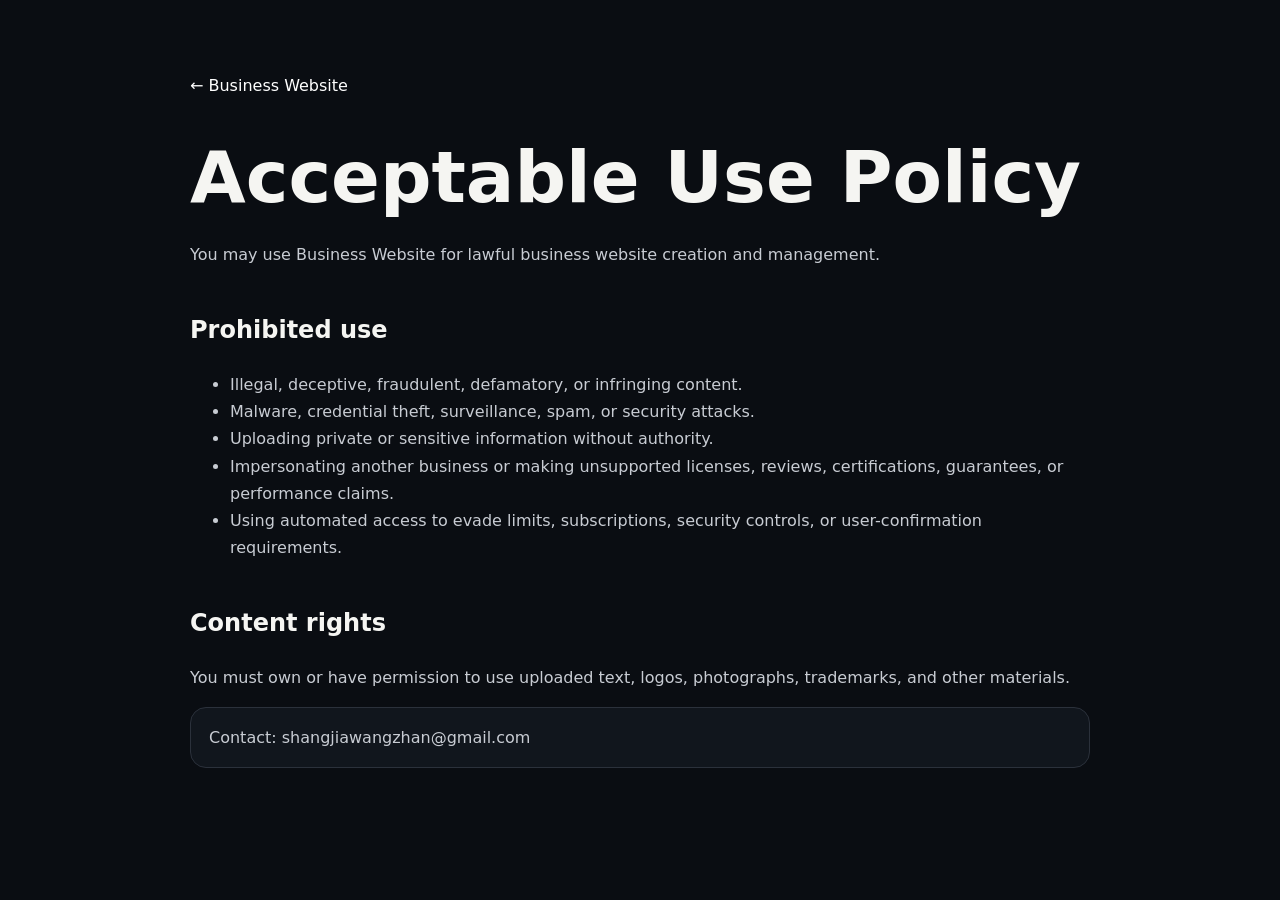
<file: acceptable-use.html>
<!doctype html><html lang="en"><head><meta charset="utf-8"><meta name="viewport" content="width=device-width,initial-scale=1"><title>Acceptable Use Policy | Business Website</title><meta name="robots" content="index,follow"><style>
:root{color-scheme:dark}*{box-sizing:border-box}body{margin:0;background:#0a0d12;color:#f5f5f2;font-family:Inter,system-ui,sans-serif;line-height:1.7}
main{width:min(900px,calc(100% - 36px));margin:0 auto;padding:72px 0 100px}a{color:#fff}h1{font-size:clamp(38px,7vw,72px);line-height:1;margin:0 0 28px}
h2{margin-top:42px;font-size:24px}p,li{color:#c8ccd3}.back{display:inline-block;margin-bottom:42px;text-decoration:none}.note{padding:16px 18px;border:1px solid #2b313b;border-radius:16px;background:#11161d}
</style></head><body><main><a class="back" href="/">← Business Website</a><h1>Acceptable Use Policy</h1>
<p>You may use Business Website for lawful business website creation and management.</p>
<h2>Prohibited use</h2><ul><li>Illegal, deceptive, fraudulent, defamatory, or infringing content.</li><li>Malware, credential theft, surveillance, spam, or security attacks.</li><li>Uploading private or sensitive information without authority.</li><li>Impersonating another business or making unsupported licenses, reviews, certifications, guarantees, or performance claims.</li><li>Using automated access to evade limits, subscriptions, security controls, or user-confirmation requirements.</li></ul>
<h2>Content rights</h2><p>You must own or have permission to use uploaded text, logos, photographs, trademarks, and other materials.</p>
<p class="note">Contact: shangjiawangzhan@gmail.com</p></main></body></html>
</file>
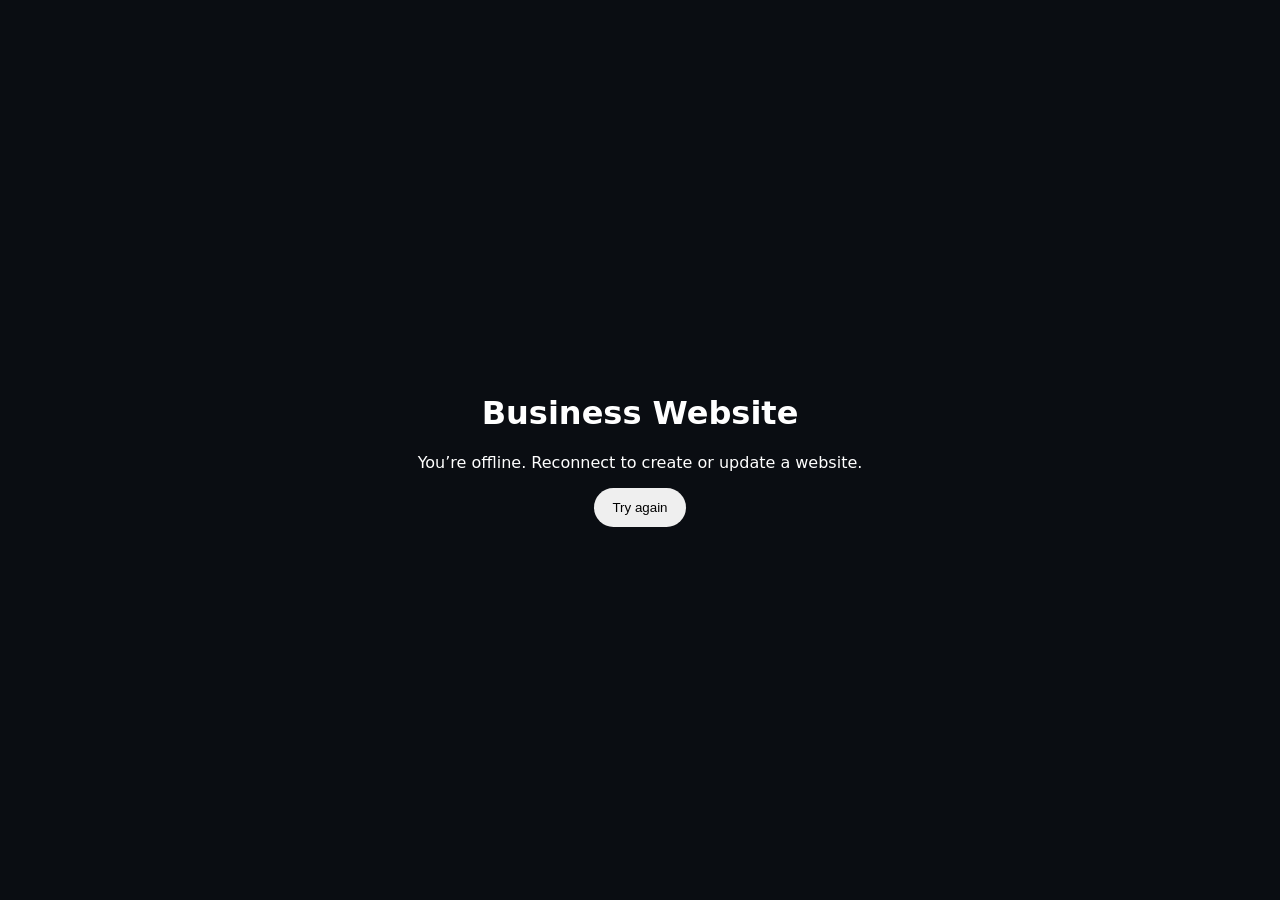
<file: offline.html>
<!doctype html><html><meta name="viewport" content="width=device-width,initial-scale=1"><meta name="theme-color" content="#0a0d12"><title>Business Website</title><body style="margin:0;background:#0a0d12;color:white;font-family:system-ui;display:grid;place-items:center;min-height:100vh;text-align:center"><main><h1>Business Website</h1><p>You’re offline. Reconnect to create or update a website.</p><button onclick="location.reload()" style="padding:12px 18px;border:0;border-radius:999px">Try again</button></main></body></html>
</file>
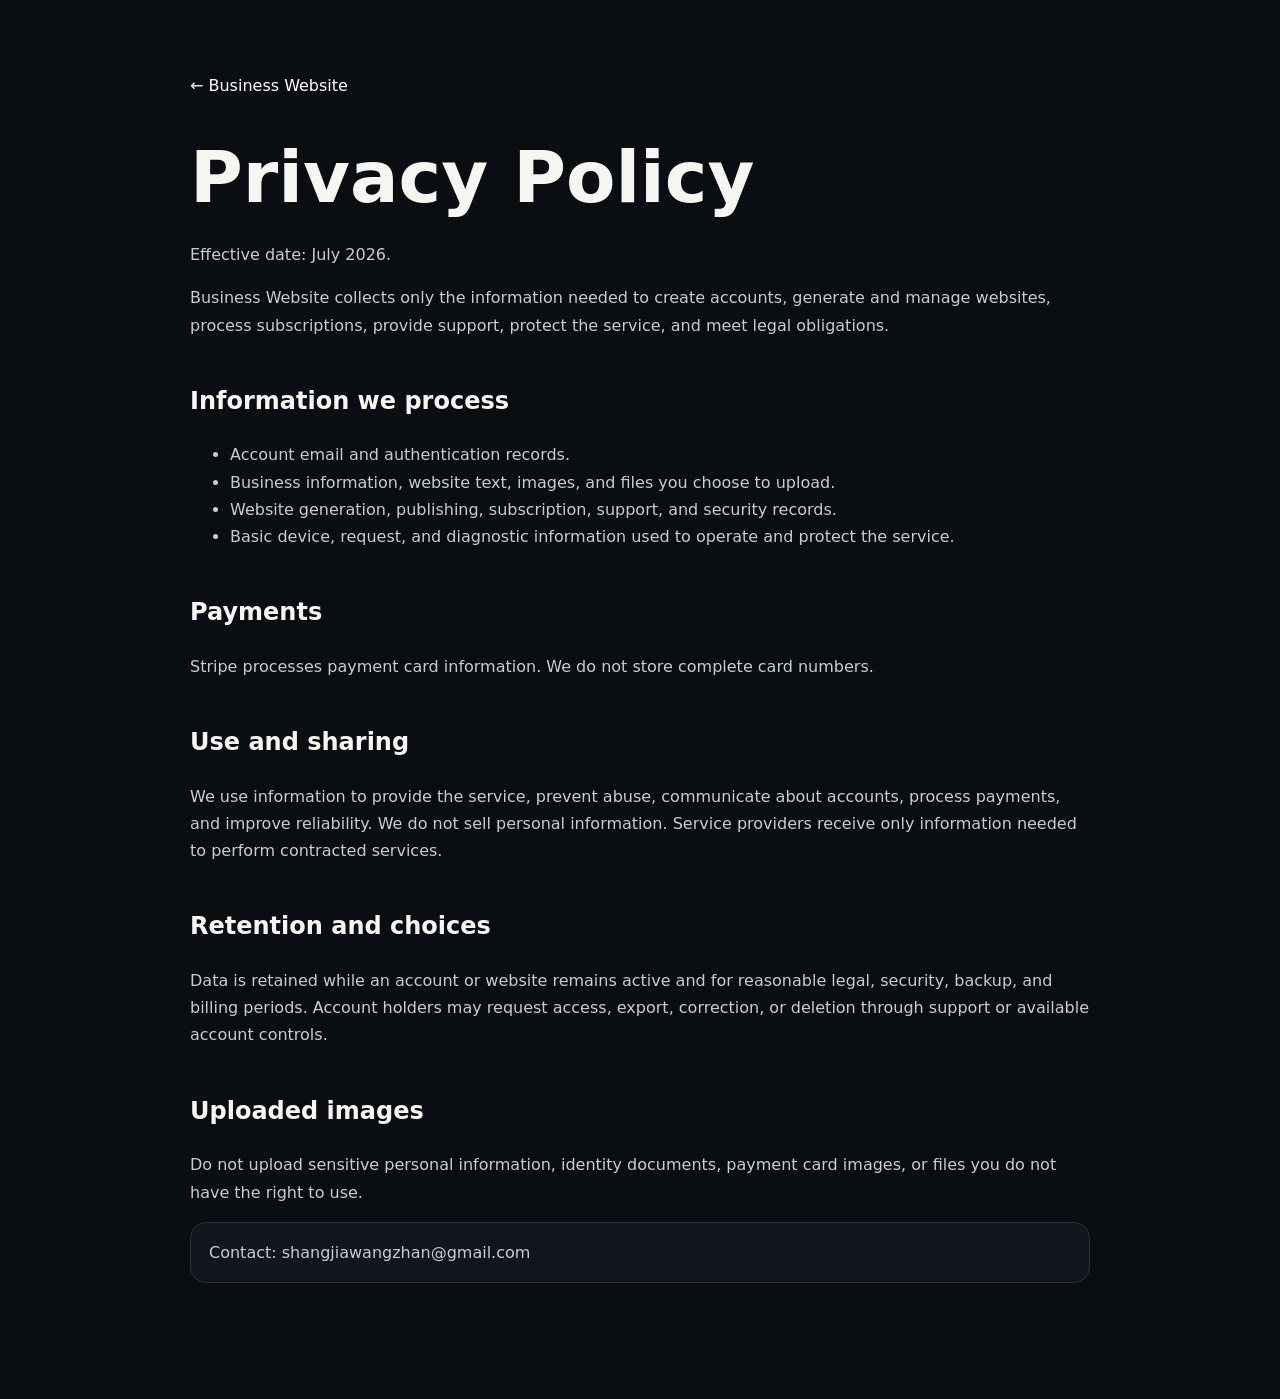
<file: privacy.html>
<!doctype html><html lang="en"><head><meta charset="utf-8"><meta name="viewport" content="width=device-width,initial-scale=1"><title>Privacy Policy | Business Website</title><meta name="robots" content="index,follow"><style>
:root{color-scheme:dark}*{box-sizing:border-box}body{margin:0;background:#0a0d12;color:#f5f5f2;font-family:Inter,system-ui,sans-serif;line-height:1.7}
main{width:min(900px,calc(100% - 36px));margin:0 auto;padding:72px 0 100px}a{color:#fff}h1{font-size:clamp(38px,7vw,72px);line-height:1;margin:0 0 28px}
h2{margin-top:42px;font-size:24px}p,li{color:#c8ccd3}.back{display:inline-block;margin-bottom:42px;text-decoration:none}.note{padding:16px 18px;border:1px solid #2b313b;border-radius:16px;background:#11161d}
</style></head><body><main><a class="back" href="/">← Business Website</a><h1>Privacy Policy</h1>
<p>Effective date: July 2026.</p>
<p>Business Website collects only the information needed to create accounts, generate and manage websites, process subscriptions, provide support, protect the service, and meet legal obligations.</p>
<h2>Information we process</h2><ul><li>Account email and authentication records.</li><li>Business information, website text, images, and files you choose to upload.</li><li>Website generation, publishing, subscription, support, and security records.</li><li>Basic device, request, and diagnostic information used to operate and protect the service.</li></ul>
<h2>Payments</h2><p>Stripe processes payment card information. We do not store complete card numbers.</p>
<h2>Use and sharing</h2><p>We use information to provide the service, prevent abuse, communicate about accounts, process payments, and improve reliability. We do not sell personal information. Service providers receive only information needed to perform contracted services.</p>
<h2>Retention and choices</h2><p>Data is retained while an account or website remains active and for reasonable legal, security, backup, and billing periods. Account holders may request access, export, correction, or deletion through support or available account controls.</p>
<h2>Uploaded images</h2><p>Do not upload sensitive personal information, identity documents, payment card images, or files you do not have the right to use.</p>
<p class="note">Contact: shangjiawangzhan@gmail.com</p></main></body></html>
</file>
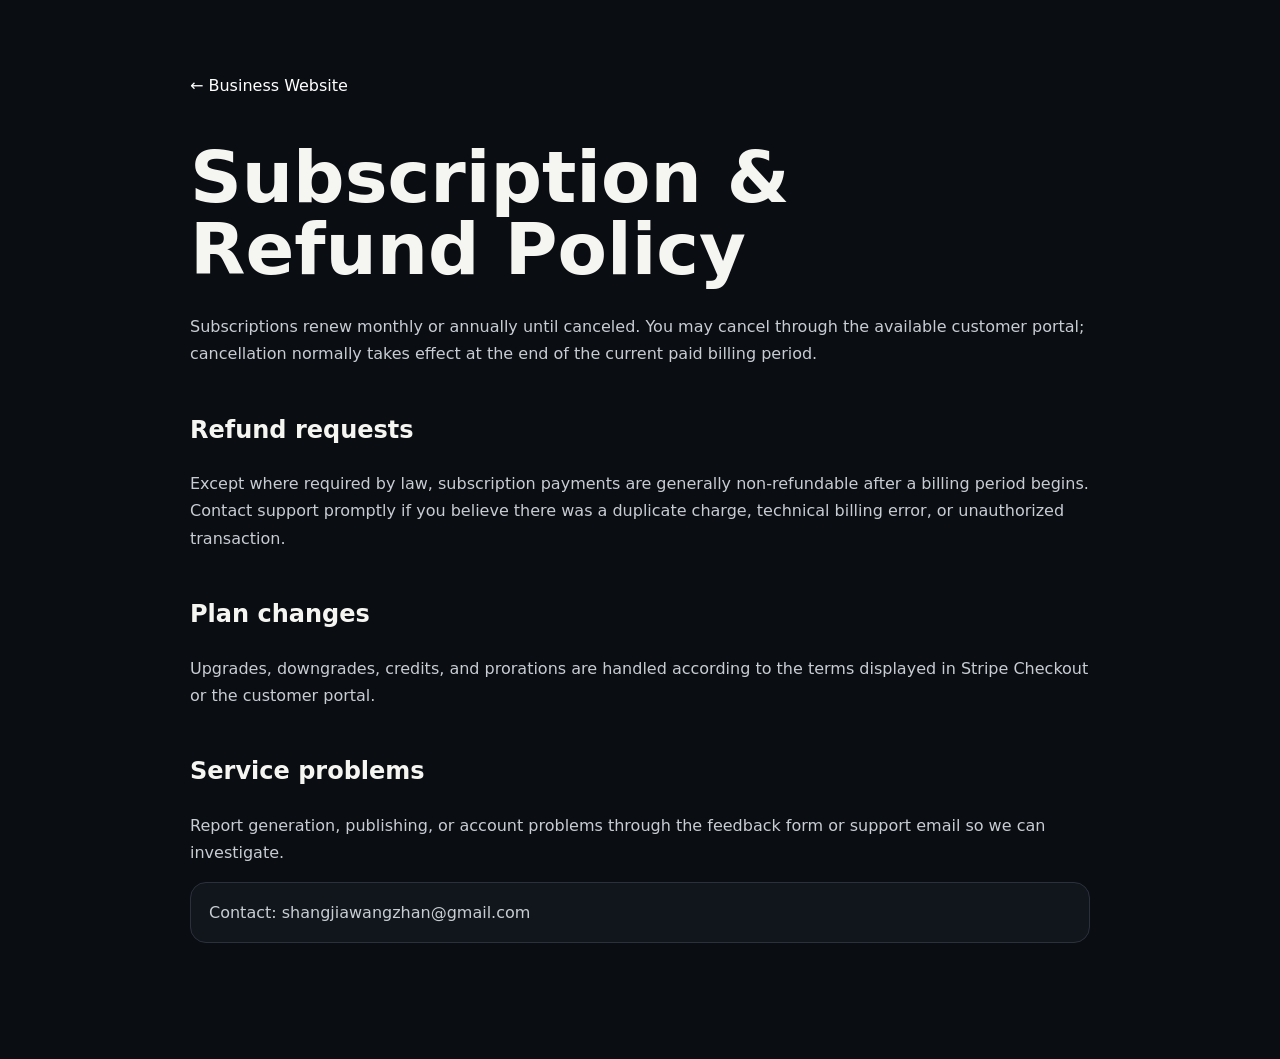
<file: refund.html>
<!doctype html><html lang="en"><head><meta charset="utf-8"><meta name="viewport" content="width=device-width,initial-scale=1"><title>Subscription & Refund Policy | Business Website</title><meta name="robots" content="index,follow"><style>
:root{color-scheme:dark}*{box-sizing:border-box}body{margin:0;background:#0a0d12;color:#f5f5f2;font-family:Inter,system-ui,sans-serif;line-height:1.7}
main{width:min(900px,calc(100% - 36px));margin:0 auto;padding:72px 0 100px}a{color:#fff}h1{font-size:clamp(38px,7vw,72px);line-height:1;margin:0 0 28px}
h2{margin-top:42px;font-size:24px}p,li{color:#c8ccd3}.back{display:inline-block;margin-bottom:42px;text-decoration:none}.note{padding:16px 18px;border:1px solid #2b313b;border-radius:16px;background:#11161d}
</style></head><body><main><a class="back" href="/">← Business Website</a><h1>Subscription & Refund Policy</h1>
<p>Subscriptions renew monthly or annually until canceled. You may cancel through the available customer portal; cancellation normally takes effect at the end of the current paid billing period.</p>
<h2>Refund requests</h2><p>Except where required by law, subscription payments are generally non-refundable after a billing period begins. Contact support promptly if you believe there was a duplicate charge, technical billing error, or unauthorized transaction.</p>
<h2>Plan changes</h2><p>Upgrades, downgrades, credits, and prorations are handled according to the terms displayed in Stripe Checkout or the customer portal.</p>
<h2>Service problems</h2><p>Report generation, publishing, or account problems through the feedback form or support email so we can investigate.</p>
<p class="note">Contact: shangjiawangzhan@gmail.com</p></main></body></html>
</file>
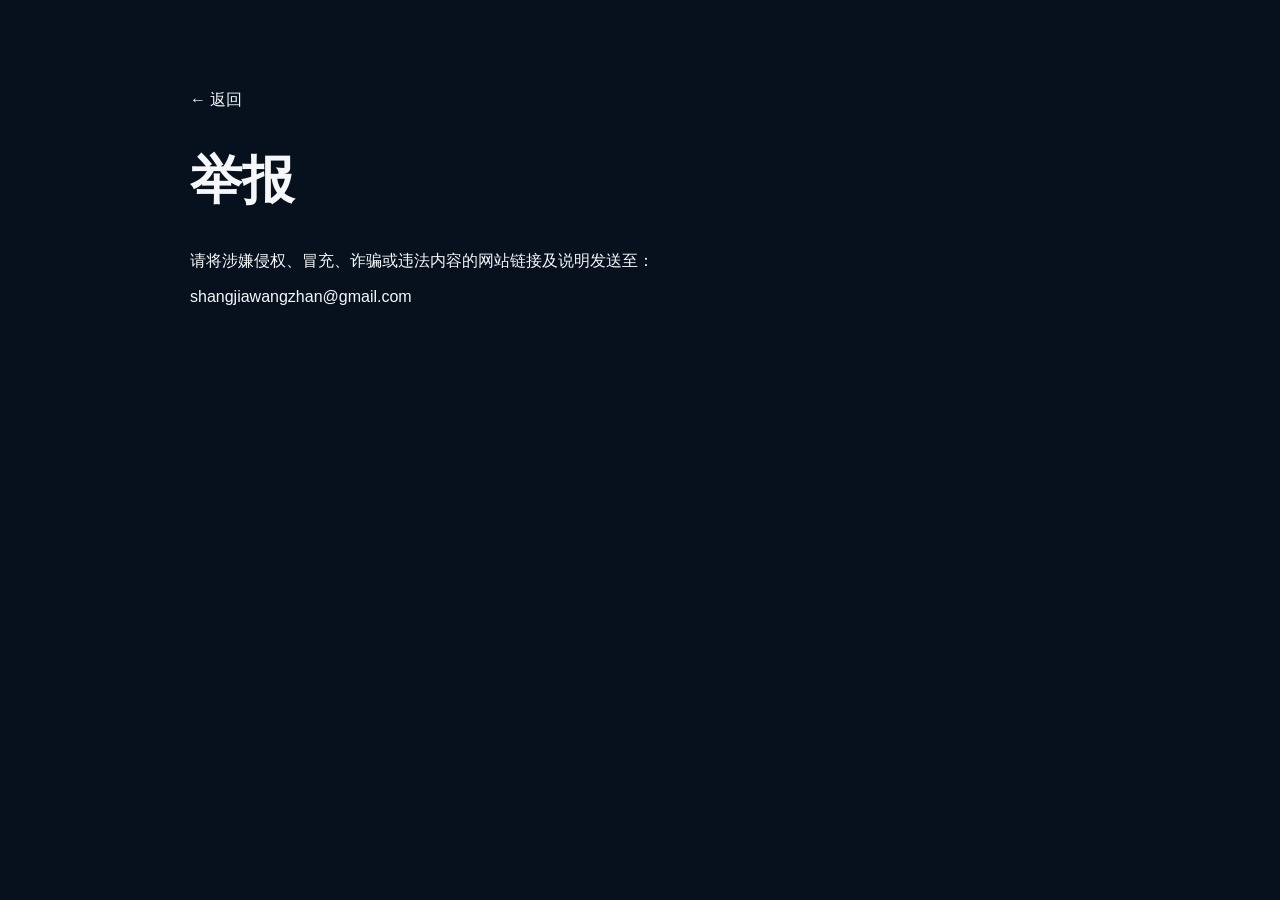
<file: report.html>
<!doctype html><html lang="zh-CN"><head><meta charset="utf-8"><meta name="viewport" content="width=device-width,initial-scale=1"><title>举报｜商家网站</title><link rel="stylesheet" href="styles.css"></head><body><main class="section-shell" style="padding:90px 0;max-width:900px"><a href="index.html">← 返回</a><h1 style="font-size:52px">举报</h1><p>请将涉嫌侵权、冒充、诈骗或违法内容的网站链接及说明发送至：</p><p><a href="mailto:shangjiawangzhan@gmail.com">shangjiawangzhan@gmail.com</a></p></main></body></html>
</file>
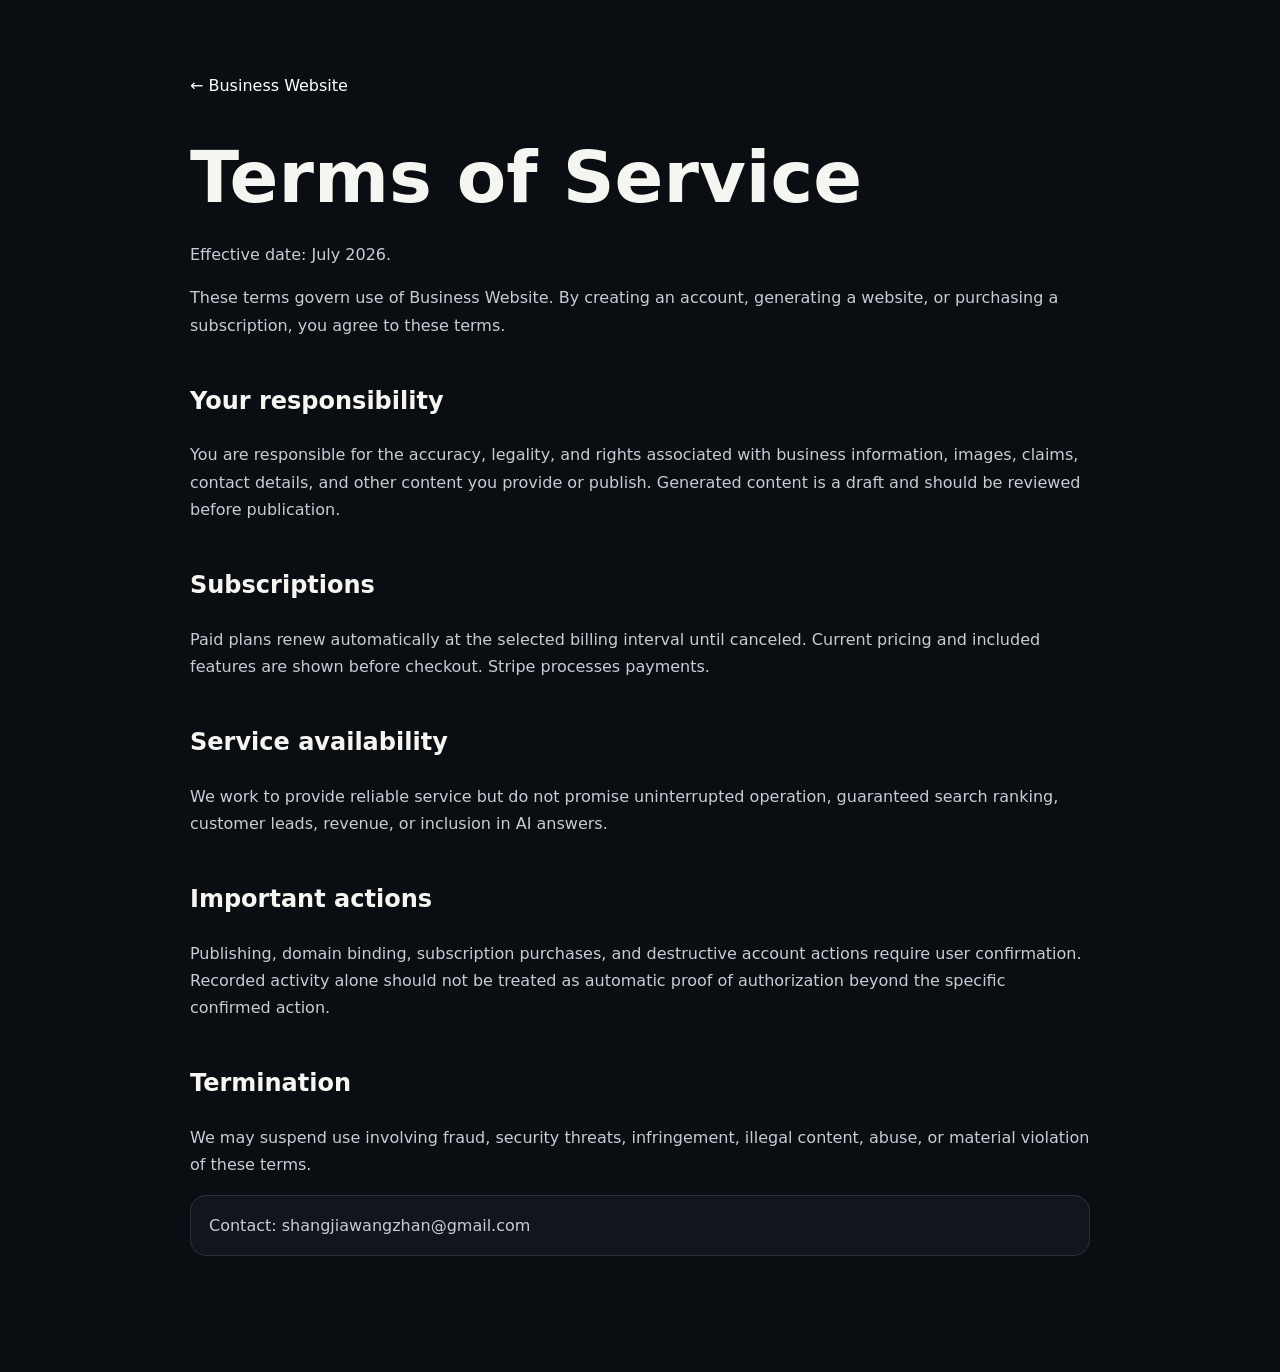
<file: terms.html>
<!doctype html><html lang="en"><head><meta charset="utf-8"><meta name="viewport" content="width=device-width,initial-scale=1"><title>Terms of Service | Business Website</title><meta name="robots" content="index,follow"><style>
:root{color-scheme:dark}*{box-sizing:border-box}body{margin:0;background:#0a0d12;color:#f5f5f2;font-family:Inter,system-ui,sans-serif;line-height:1.7}
main{width:min(900px,calc(100% - 36px));margin:0 auto;padding:72px 0 100px}a{color:#fff}h1{font-size:clamp(38px,7vw,72px);line-height:1;margin:0 0 28px}
h2{margin-top:42px;font-size:24px}p,li{color:#c8ccd3}.back{display:inline-block;margin-bottom:42px;text-decoration:none}.note{padding:16px 18px;border:1px solid #2b313b;border-radius:16px;background:#11161d}
</style></head><body><main><a class="back" href="/">← Business Website</a><h1>Terms of Service</h1>
<p>Effective date: July 2026.</p>
<p>These terms govern use of Business Website. By creating an account, generating a website, or purchasing a subscription, you agree to these terms.</p>
<h2>Your responsibility</h2><p>You are responsible for the accuracy, legality, and rights associated with business information, images, claims, contact details, and other content you provide or publish. Generated content is a draft and should be reviewed before publication.</p>
<h2>Subscriptions</h2><p>Paid plans renew automatically at the selected billing interval until canceled. Current pricing and included features are shown before checkout. Stripe processes payments.</p>
<h2>Service availability</h2><p>We work to provide reliable service but do not promise uninterrupted operation, guaranteed search ranking, customer leads, revenue, or inclusion in AI answers.</p>
<h2>Important actions</h2><p>Publishing, domain binding, subscription purchases, and destructive account actions require user confirmation. Recorded activity alone should not be treated as automatic proof of authorization beyond the specific confirmed action.</p>
<h2>Termination</h2><p>We may suspend use involving fraud, security threats, infringement, illegal content, abuse, or material violation of these terms.</p>
<p class="note">Contact: shangjiawangzhan@gmail.com</p></main></body></html>
</file>
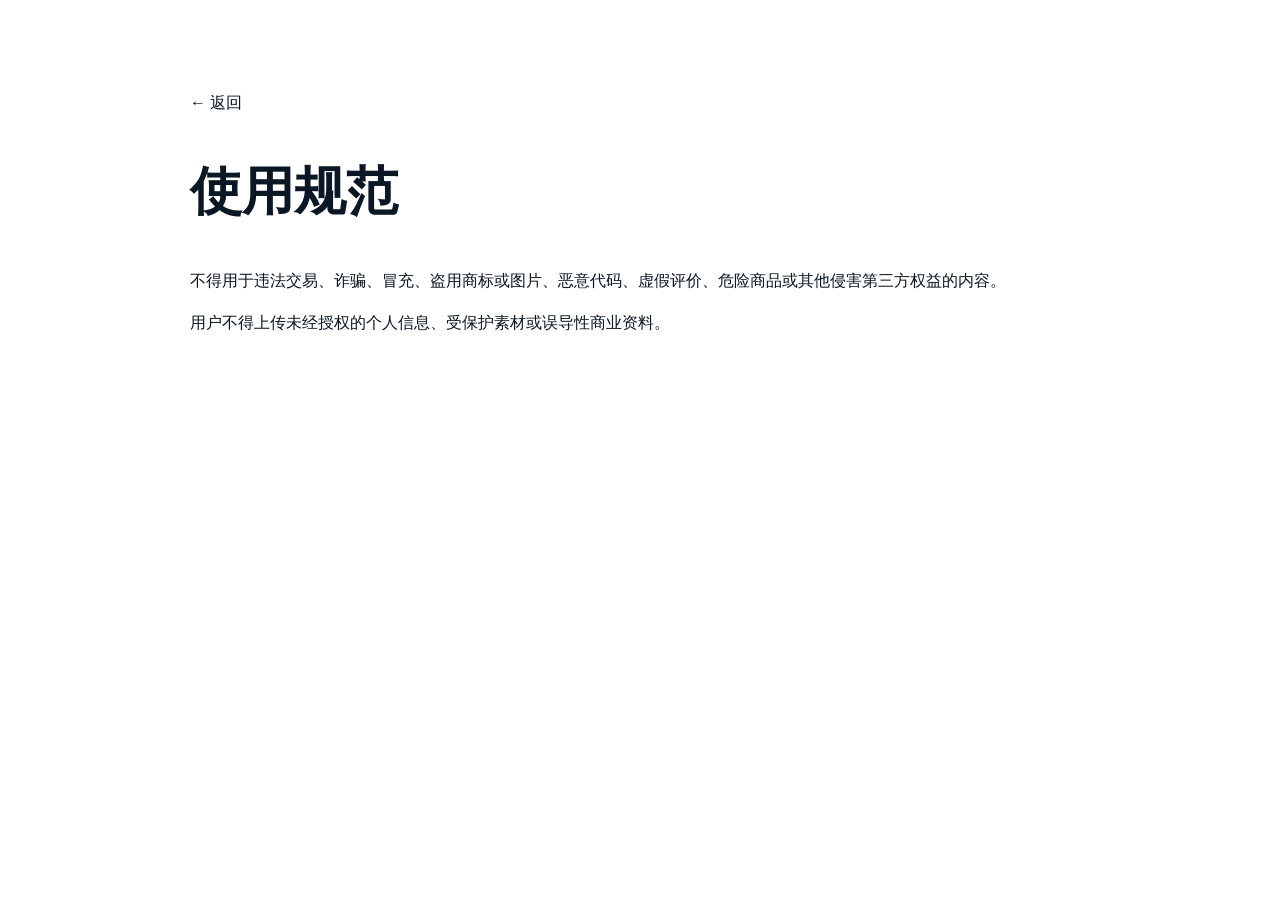
<file: pages/acceptable-use.html>
<!doctype html><html lang="zh-CN"><head><meta charset="utf-8"><meta name="viewport" content="width=device-width,initial-scale=1"><title>使用规范｜商家网站</title><link rel="stylesheet" href="../assets/css/main.css"></head><body><main class="section-shell" style="padding:90px 0;max-width:900px"><a href="../index.html">← 返回</a><h1 style="font-size:52px">使用规范</h1><p>不得用于违法交易、诈骗、冒充、盗用商标或图片、恶意代码、虚假评价、危险商品或其他侵害第三方权益的内容。</p><p>用户不得上传未经授权的个人信息、受保护素材或误导性商业资料。</p></main></body></html>
</file>
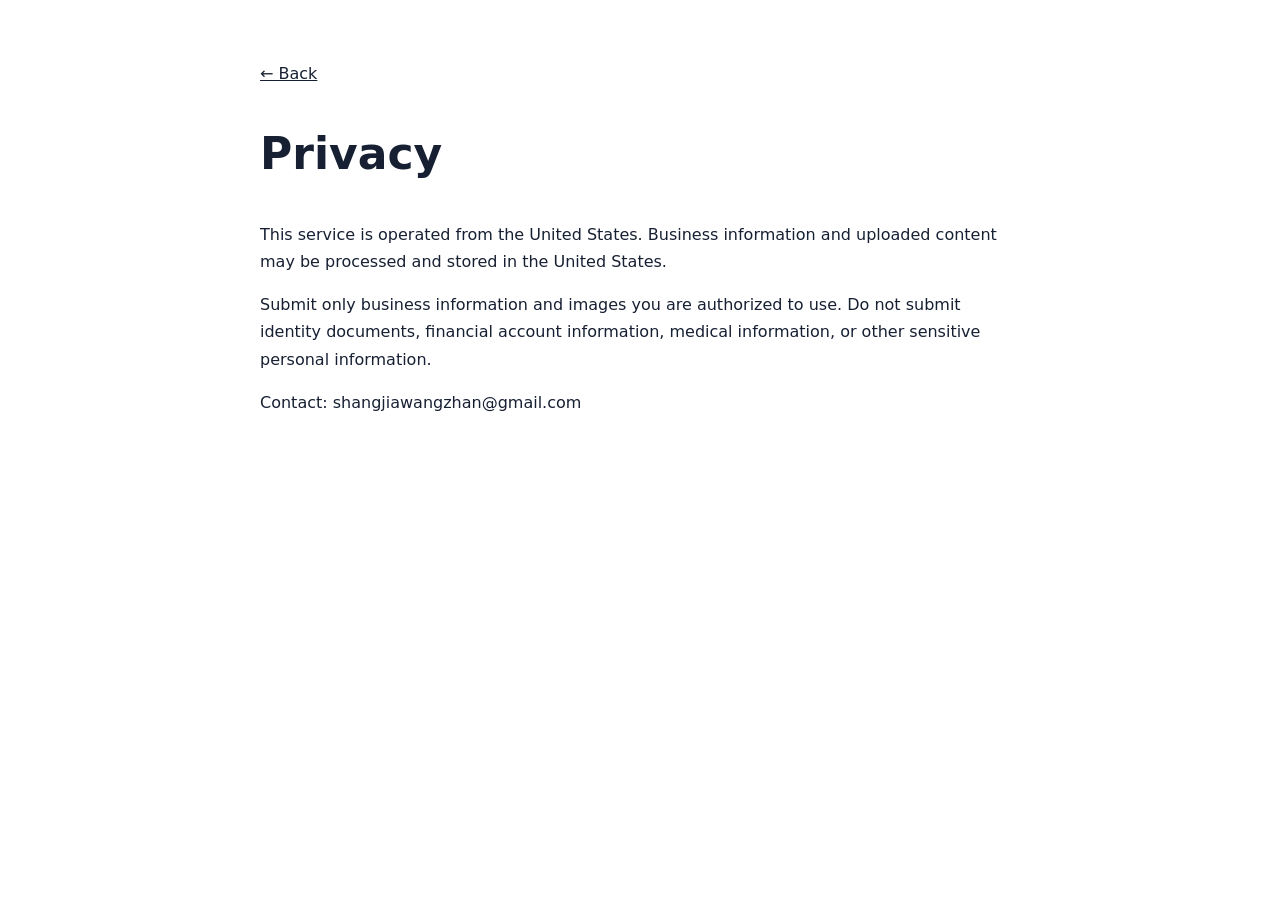
<file: pages/privacy.html>
<!doctype html><html lang="en"><head><meta charset="utf-8"><meta name="viewport" content="width=device-width,initial-scale=1"><title>Privacy</title><style>body{font:16px/1.7 system-ui;max-width:760px;margin:60px auto;padding:0 20px;color:#172033}a{color:inherit}h1{font-size:44px}</style></head><body><a href="/">← Back</a><h1>Privacy</h1><p>This service is operated from the United States. Business information and uploaded content may be processed and stored in the United States.</p><p>Submit only business information and images you are authorized to use. Do not submit identity documents, financial account information, medical information, or other sensitive personal information.</p><p>Contact: shangjiawangzhan@gmail.com</p></body></html>
</file>
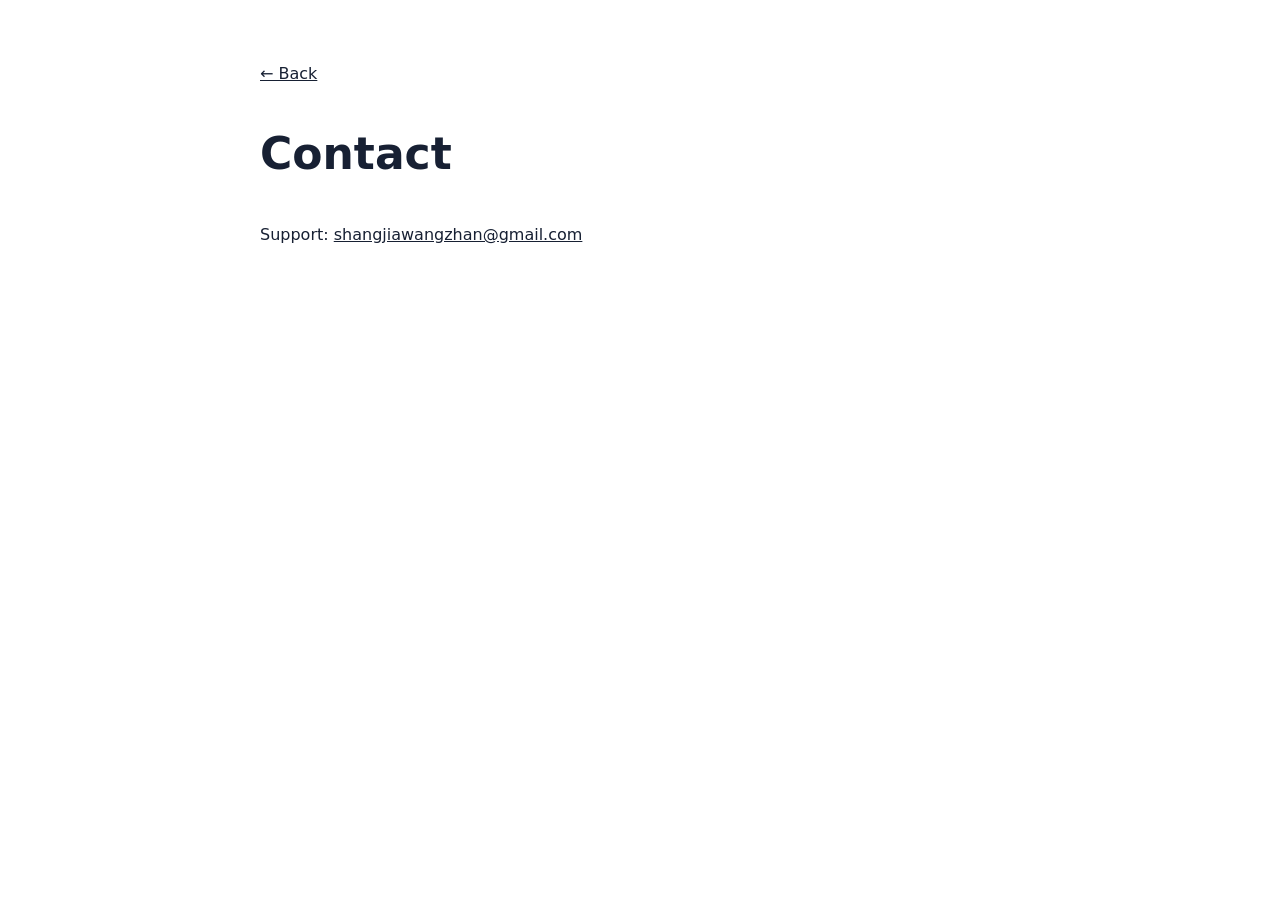
<file: pages/report.html>
<!doctype html><html lang="en"><head><meta charset="utf-8"><meta name="viewport" content="width=device-width,initial-scale=1"><title>Contact</title><style>body{font:16px/1.7 system-ui;max-width:760px;margin:60px auto;padding:0 20px;color:#172033}a{color:inherit}h1{font-size:44px}</style></head><body><a href="/">← Back</a><h1>Contact</h1><p>Support: <a href="mailto:shangjiawangzhan@gmail.com">shangjiawangzhan@gmail.com</a></p></body></html>
</file>
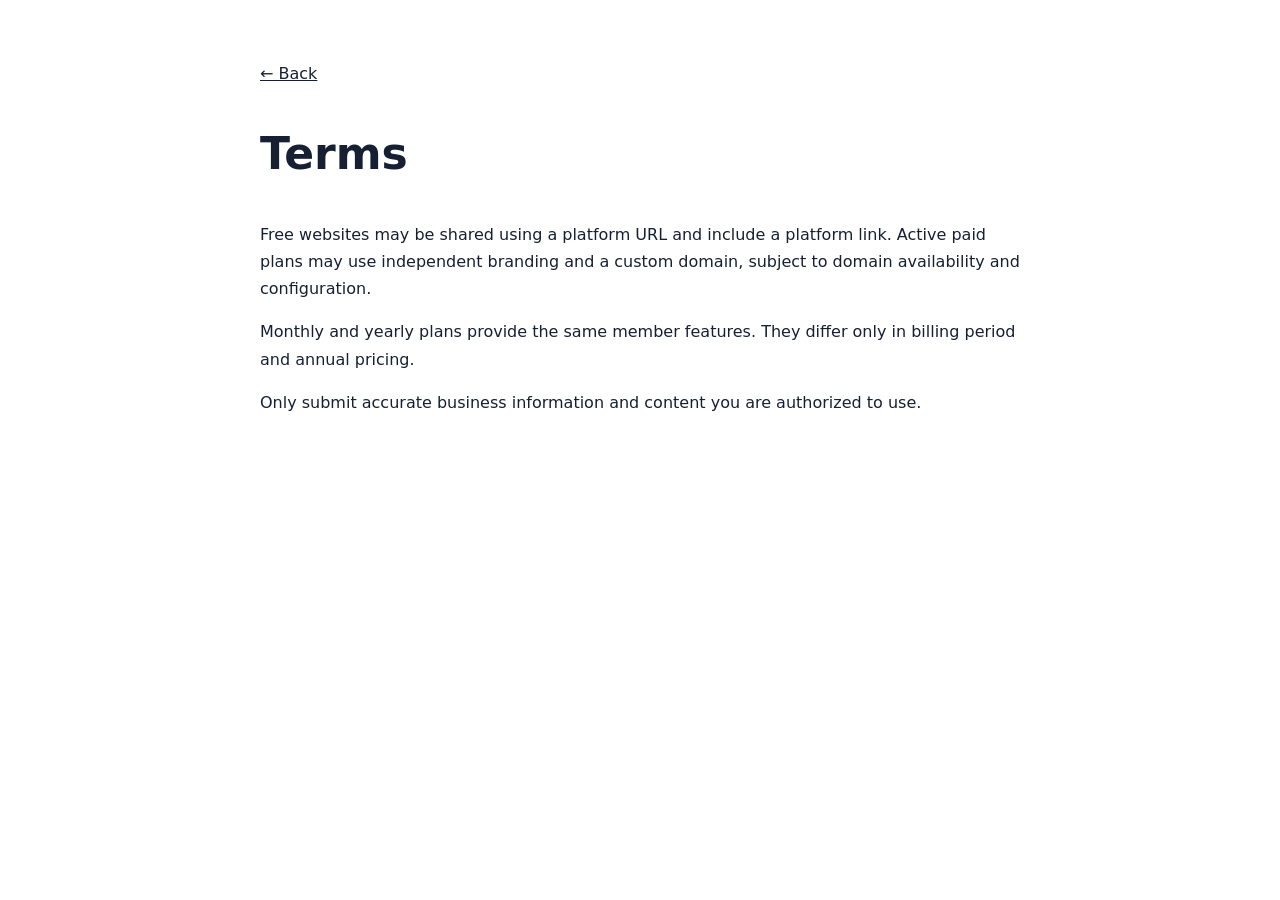
<file: pages/terms.html>
<!doctype html><html lang="en"><head><meta charset="utf-8"><meta name="viewport" content="width=device-width,initial-scale=1"><title>Terms</title><style>body{font:16px/1.7 system-ui;max-width:760px;margin:60px auto;padding:0 20px;color:#172033}a{color:inherit}h1{font-size:44px}</style></head><body><a href="/">← Back</a><h1>Terms</h1><p>Free websites may be shared using a platform URL and include a platform link. Active paid plans may use independent branding and a custom domain, subject to domain availability and configuration.</p><p>Monthly and yearly plans provide the same member features. They differ only in billing period and annual pricing.</p><p>Only submit accurate business information and content you are authorized to use.</p></body></html>
</file>
<file: styles.css>
:root{--bg:#07111d;--panel:#0d1927;--panel2:#122236;--text:#f5f7fb;--muted:#91a2b5;--line:rgba(255,255,255,.1);--accent:#63e5bc;--accent2:#87aaff;--radius:26px}*{box-sizing:border-box}html{scroll-behavior:smooth}body{margin:0;background:var(--bg);color:var(--text);font-family:Inter,"PingFang SC","Microsoft YaHei",Arial,sans-serif;-webkit-font-smoothing:antialiased}button,input,select,textarea{font:inherit}button,a{cursor:pointer}a{text-decoration:none;color:inherit}.topbar{height:76px;display:flex;align-items:center;justify-content:space-between;padding:0 clamp(20px,5vw,72px);position:sticky;top:0;z-index:30;background:rgba(7,17,29,.84);backdrop-filter:blur(18px);border-bottom:1px solid var(--line)}.brand{display:flex;align-items:center;gap:12px}.brand-mark{width:40px;height:40px;border-radius:13px;background:linear-gradient(135deg,var(--accent),var(--accent2));display:grid;place-items:center;color:#06111d;font-weight:900}.brand strong,.brand small{display:block}.brand small{font-size:9px;letter-spacing:.16em;color:var(--muted);margin-top:3px}.top-actions{display:flex;align-items:center;gap:14px}.text-button{border:0;background:transparent;color:var(--muted);font-weight:700}.top-cta,.primary-button{border:0;border-radius:999px;background:linear-gradient(135deg,var(--accent),#91f2d5);color:#06111d;font-weight:900;padding:14px 22px;display:inline-flex;align-items:center;justify-content:center}.secondary-button{border:1px solid var(--line);border-radius:999px;background:rgba(255,255,255,.045);color:var(--text);font-weight:800;padding:13px 18px}.hero{min-height:700px;padding:110px clamp(22px,7vw,110px);display:grid;grid-template-columns:1fr 1fr;align-items:center;gap:70px;overflow:hidden;background:radial-gradient(circle at 75% 20%,rgba(130,169,255,.2),transparent 32%),radial-gradient(circle at 14% 80%,rgba(97,231,189,.15),transparent 27%)}.eyebrow,.section-title span,.modal-kicker{font-size:11px;letter-spacing:.24em;color:var(--accent);font-weight:900}.hero h1{font-size:clamp(58px,7.3vw,104px);line-height:.93;letter-spacing:-.065em;margin:22px 0 34px}.hero h1 em{font-style:normal;color:transparent;background:linear-gradient(90deg,#fff,var(--accent2));-webkit-background-clip:text}.hero-showcase{height:500px;position:relative;perspective:1200px}.showcase-card{position:absolute;border-radius:28px;border:1px solid rgba(255,255,255,.13);box-shadow:0 40px 90px rgba(0,0,0,.38);background-size:cover;background-position:center}.showcase-card:after{content:"";position:absolute;inset:0;border-radius:inherit;background:linear-gradient(180deg,transparent 40%,rgba(3,9,16,.74))}.showcase-a{width:70%;height:78%;right:4%;top:4%;transform:rotateY(-8deg) rotateZ(4deg);background-image:url('https://images.unsplash.com/photo-1600607687920-4e2a09cf159d?auto=format&fit=crop&w=1200&q=85')}.showcase-b{width:48%;height:58%;left:2%;bottom:0;transform:rotateZ(-6deg);background-image:url('https://images.unsplash.com/photo-1495474472287-4d71bcdd2085?auto=format&fit=crop&w=900&q=85')}.showcase-c{width:38%;height:42%;right:0;bottom:3%;transform:rotateZ(8deg);background-image:url('https://images.unsplash.com/photo-1581091226825-a6a2a5aee158?auto=format&fit=crop&w=900&q=85')}.section-shell{width:min(1440px,calc(100% - 44px));margin:auto}.template-section{padding:110px 0}.section-title{display:flex;align-items:end;justify-content:space-between;margin-bottom:38px}.section-title h2{font-size:clamp(42px,6vw,76px);letter-spacing:-.05em;margin:0}.template-grid{display:grid;grid-template-columns:repeat(4,1fr);gap:16px}.template-card{padding:0;border:1px solid var(--line);background:var(--panel);border-radius:22px;overflow:hidden;color:var(--text);text-align:left;transition:.25s}.template-card:hover,.template-card.active{transform:translateY(-6px);border-color:rgba(97,231,189,.75)}.template-image{height:220px;background-size:cover;background-position:center;position:relative}.template-image:after{content:"";position:absolute;inset:0;background:linear-gradient(180deg,transparent 40%,rgba(4,10,18,.78))}.template-meta{padding:18px}.template-meta strong{font-size:18px}.template-meta small{display:block;color:var(--muted);margin-top:6px}.studio{padding:70px 0 120px;display:grid;grid-template-columns:390px 1fr;gap:18px}.editor,.preview-wrap{background:var(--panel);border:1px solid var(--line);border-radius:var(--radius)}.editor{padding:24px;height:max-content;position:sticky;top:94px}.editor-head{display:flex;justify-content:space-between;align-items:start;margin-bottom:20px}.editor-head small{color:var(--accent);letter-spacing:.18em;font-weight:900}.editor-head h2{margin:6px 0 0;font-size:31px}.icon-button{width:40px;height:40px;border-radius:50%;border:1px solid var(--line);background:transparent;color:var(--text)}.field-grid{display:grid;grid-template-columns:1fr 1fr;gap:13px}.field-grid label{display:grid;gap:8px;color:var(--muted);font-size:12px;font-weight:800}.field-grid .full{grid-column:1/-1}.field-grid input,.field-grid select,.field-grid textarea{width:100%;border:1px solid var(--line);background:var(--panel2);color:var(--text);border-radius:14px;padding:13px 14px;outline:none;resize:vertical}.field-grid input:focus,.field-grid select:focus,.field-grid textarea:focus{border-color:var(--accent)}.upload{position:relative;border:1px dashed rgba(255,255,255,.18);border-radius:14px;padding:13px 14px;background:rgba(255,255,255,.025);display:flex!important;align-items:center;justify-content:space-between}.upload input{position:absolute;inset:0;opacity:0;cursor:pointer}.upload b{color:var(--text)}.full-button{width:100%;margin-top:17px}.preview-wrap{overflow:hidden}.preview-toolbar{height:64px;padding:0 18px;display:flex;align-items:center;justify-content:space-between;border-bottom:1px solid var(--line)}.device-switch{display:flex;padding:4px;background:rgba(255,255,255,.04);border-radius:999px}.device{border:0;background:transparent;color:var(--muted);padding:9px 13px;border-radius:999px}.device.active{background:var(--text);color:#08111c}.preview-stage{min-height:760px;padding:18px;background:#050c15;display:flex;justify-content:center;overflow:auto}.preview-stage iframe{width:100%;min-height:724px;border:0;border-radius:17px;background:#fff;transition:width .25s}.action-bar{padding:18px;display:flex;align-items:center;justify-content:space-between;gap:18px;border-top:1px solid var(--line)}.url-box{min-width:0}.url-box small{display:block;color:var(--muted);font-size:11px;margin-bottom:6px}.url-box code{display:block;max-width:540px;white-space:nowrap;overflow:hidden;text-overflow:ellipsis;color:var(--accent);font-size:12px}.action-buttons{display:flex;gap:10px;flex-shrink:0}footer{border-top:1px solid var(--line);padding:35px clamp(22px,5vw,72px);display:flex;align-items:center;justify-content:space-between;gap:20px;color:var(--muted)}footer strong,footer small{display:block}footer small{font-size:10px;margin-top:4px}footer nav{display:flex;gap:20px;font-size:12px}dialog{border:0;padding:0;background:transparent;color:var(--text)}dialog::backdrop{background:rgba(2,7,13,.76);backdrop-filter:blur(8px)}.modal{width:min(92vw,480px);background:#0d1927;border:1px solid var(--line);border-radius:28px;padding:34px;box-shadow:0 40px 110px rgba(0,0,0,.5);position:relative}.modal-close{position:absolute;right:18px;top:16px;width:36px;height:36px;border-radius:50%;border:1px solid var(--line);background:transparent;color:var(--text);font-size:22px}.modal h2{font-size:39px;margin:10px 0 20px}.price{display:flex;align-items:end;gap:7px;margin-bottom:22px}.price b{font-size:50px}.price span{color:var(--muted);padding-bottom:9px}.benefits{display:grid;grid-template-columns:1fr 1fr;gap:10px;margin-bottom:20px}.benefits span{padding:13px;border-radius:13px;background:var(--panel2);font-size:13px}.checkout-email{display:grid;gap:8px;color:var(--muted);font-size:12px;font-weight:800}.checkout-email input{border:1px solid var(--line);background:var(--panel2);color:var(--text);border-radius:14px;padding:14px}.modal .secondary-button{margin-top:10px}.modal-message{min-height:20px;color:var(--muted);font-size:12px;text-align:center}@media(max-width:1100px){.hero{grid-template-columns:1fr;min-height:auto}.hero-showcase{height:420px}.template-grid{grid-template-columns:repeat(3,1fr)}.studio{grid-template-columns:1fr}.editor{position:static}.preview-stage{min-height:680px}.preview-stage iframe{min-height:644px}}@media(max-width:760px){.topbar{height:68px}.brand small,.top-actions .text-button{display:none}.hero{padding:78px 22px}.hero h1{font-size:58px}.hero-showcase{height:320px}.template-grid{grid-template-columns:1fr 1fr}.template-image{height:180px}.studio{width:calc(100% - 24px)}.editor{padding:18px}.field-grid{grid-template-columns:1fr}.field-grid .full{grid-column:auto}.preview-stage{padding:8px;min-height:620px}.preview-stage iframe{min-height:604px}.action-bar{align-items:stretch;flex-direction:column}.action-buttons{display:grid;grid-template-columns:1fr 1fr 1fr}.action-buttons button{padding-left:9px;padding-right:9px}footer{align-items:flex-start;flex-direction:column}footer nav{flex-wrap:wrap}}@media(max-width:470px){.hero h1{font-size:49px}.hero-showcase{height:260px}.template-grid{grid-template-columns:1fr}.template-image{height:230px}.section-title h2{font-size:48px}.benefits{grid-template-columns:1fr}.action-buttons{grid-template-columns:1fr}.top-cta{padding:12px 16px}}
/* Smart quick builder */
.smart-builder{padding:28px}.smart-builder .editor-head{margin-bottom:26px}.smart-inputs{display:grid;gap:12px}.smart-line{display:grid;grid-template-columns:34px 1fr;align-items:center;gap:10px;padding:8px 8px 8px 12px;border:1px solid var(--line);background:var(--panel2);border-radius:18px}.smart-line>span{font-size:10px;letter-spacing:.14em;color:var(--accent);font-weight:900}.smart-line input,.smart-line select{width:100%;border:0!important;background:transparent!important;color:var(--text);padding:14px 8px!important;outline:none;font-size:16px}.smart-line select{appearance:none}.optional-line{opacity:.88}.smart-upload{position:relative;display:flex;align-items:center;justify-content:space-between;padding:16px 18px;border:1px dashed rgba(255,255,255,.18);border-radius:18px;color:var(--muted);font-size:13px}.smart-upload input{position:absolute;inset:0;opacity:0;cursor:pointer}.smart-upload b{color:var(--text);font-size:12px}.smart-generate{margin-top:16px;padding:16px 22px}.detail-toggle{width:100%;margin-top:8px;border:0;background:transparent;color:var(--muted);padding:12px;font-weight:800}.advanced-fields{margin-top:8px;padding-top:14px;border-top:1px solid var(--line);display:grid;gap:10px}.advanced-fields[hidden]{display:none}.advanced-fields>input,.advanced-fields>textarea{width:100%;border:1px solid var(--line);background:var(--panel2);color:var(--text);border-radius:14px;padding:13px 14px;outline:none;resize:vertical}.mini-upload-row{display:grid;grid-template-columns:1fr 1fr;gap:10px}.advanced-fields .upload{min-height:52px}.smart-builder:before{content:"";position:absolute;inset:auto 24px 0;height:1px;background:linear-gradient(90deg,transparent,var(--accent),transparent);opacity:.45}.smart-builder{position:sticky}
@media(max-width:760px){.smart-builder{padding:18px}.mini-upload-row{grid-template-columns:1fr}.smart-line input,.smart-line select{font-size:15px}}

/* V1.0 — fast intelligent creation flow */
.creator-hero{min-height:760px;padding:120px clamp(22px,7vw,100px) 80px;display:grid;grid-template-columns:minmax(0,1fr) minmax(380px,520px);align-items:center;gap:clamp(42px,8vw,120px);background:radial-gradient(circle at 78% 20%,rgba(97,231,189,.16),transparent 32%),radial-gradient(circle at 13% 82%,rgba(130,169,255,.17),transparent 30%)}
.creator-copy h1{font-size:clamp(58px,8vw,112px);line-height:.9;letter-spacing:-.07em;margin:22px 0 24px}.creator-copy h1 em{font-style:normal;color:transparent;background:linear-gradient(90deg,#fff,var(--accent2));-webkit-background-clip:text}.creator-copy p{margin:0;color:var(--muted);font-size:18px}
.creator-card{position:relative!important;top:auto!important;width:100%;padding:30px;border-radius:30px;background:linear-gradient(180deg,rgba(17,32,50,.96),rgba(10,22,35,.96));box-shadow:0 36px 100px rgba(0,0,0,.35)}
.creator-field{display:grid;gap:8px;margin-bottom:14px}.creator-field label{font-size:11px;letter-spacing:.08em;color:var(--muted);font-weight:900}.creator-field label span{font-weight:600;letter-spacing:0;opacity:.75}.creator-field input,.creator-field select{width:100%;border:1px solid var(--line);background:rgba(255,255,255,.045);color:var(--text);border-radius:18px;padding:17px 18px;outline:none;font-size:16px}.creator-field input:focus,.creator-field select:focus{border-color:var(--accent);box-shadow:0 0 0 3px rgba(97,231,189,.08)}.creator-name input{font-size:22px;font-weight:850;padding:20px 18px}
.quick-options{display:grid;grid-template-columns:1fr 1fr;gap:12px}.compact-field{margin:0}.photo-option{position:relative;min-height:77px;border:1px dashed rgba(255,255,255,.18);border-radius:18px;padding:16px 17px;display:flex;align-items:center;justify-content:space-between;color:var(--text);font-weight:800}.photo-option input{position:absolute;inset:0;opacity:0;cursor:pointer}.photo-option b{font-size:11px;color:var(--muted)}
.create-message{min-height:18px;margin:8px 0 0;text-align:center;color:#ffb6a6;font-size:12px}.detail-toggle{margin-top:2px}.reset-link{display:block;margin:2px auto 0;border:0;background:transparent;color:rgba(154,170,189,.64);font-size:11px;padding:8px}.reset-link:hover{color:var(--text)}
.preview-wrap{margin-top:0;margin-bottom:120px}.preview-hidden{display:none}.preview-wrap.is-visible{display:block;animation:previewReveal .45s ease both}@keyframes previewReveal{from{opacity:0;transform:translateY(22px)}to{opacity:1;transform:none}}
.design-modal{width:min(94vw,1320px);max-height:90vh;overflow:auto;background:#0b1724;border:1px solid var(--line);border-radius:28px;padding:28px}.design-modal-head{display:flex;align-items:flex-start;justify-content:space-between;margin-bottom:24px}.design-modal h2{font-size:42px;margin:7px 0 0}.design-modal .template-grid{grid-template-columns:repeat(4,1fr)}
@media(max-width:1050px){.creator-hero{grid-template-columns:1fr;padding-top:110px}.creator-copy{text-align:center}.creator-copy h1{font-size:clamp(62px,12vw,100px)}.creator-copy p{display:none}.creator-card{max-width:620px;margin:auto}.design-modal .template-grid{grid-template-columns:repeat(3,1fr)}}
@media(max-width:760px){.creator-hero{padding:92px 14px 44px;gap:32px}.creator-copy h1{font-size:54px}.creator-card{padding:20px;border-radius:24px}.creator-name input{font-size:19px}.quick-options{grid-template-columns:1fr}.photo-option{min-height:60px}.preview-wrap{width:calc(100% - 20px);margin-bottom:70px}.design-modal{padding:18px}.design-modal .template-grid{grid-template-columns:1fr 1fr}.design-modal h2{font-size:32px}}
@media(max-width:470px){.creator-copy h1{font-size:47px}.design-modal .template-grid{grid-template-columns:1fr}}
</file>
<file: assets/css/main.css>
:root{--ink:#0b1724;--ink-2:#203246;--muted:#687789;--line:#dce3e9;--paper:#fff;--soft:#f3f6f8;--accent:#c58a42;--accent-dark:#9b6628;--shadow:0 24px 70px rgba(11,23,36,.12);--radius:24px}*{box-sizing:border-box}html{scroll-behavior:smooth}body{margin:0;background:var(--paper);color:var(--ink);font-family:Inter,"PingFang SC","Microsoft YaHei",Arial,sans-serif;line-height:1.6}button,input,select,textarea{font:inherit}button,a{touch-action:manipulation}a{color:inherit;text-decoration:none}.topbar{position:sticky;top:0;z-index:50;height:74px;padding:0 max(24px,calc((100vw - 1280px)/2));display:flex;align-items:center;justify-content:space-between;background:rgba(255,255,255,.92);border-bottom:1px solid rgba(220,227,233,.86);backdrop-filter:blur(16px)}.brand{display:flex;align-items:center;gap:12px}.brand-mark{display:grid;place-items:center;width:40px;height:40px;border-radius:13px;background:var(--ink);color:#fff;font-weight:800}.brand strong,.brand small{display:block}.brand strong{font-size:16px;letter-spacing:.08em}.brand small{font-size:9px;color:var(--muted);letter-spacing:.18em}.top-actions{display:flex;align-items:center;gap:24px;font-size:13px;color:var(--ink-2)}.text-button{border:0;background:none;color:var(--ink);cursor:pointer;padding:8px 0}.section-shell{width:min(1280px,calc(100% - 48px));margin:0 auto}.hero{min-height:760px;padding:88px 0 76px;display:grid;grid-template-columns:1fr minmax(420px,520px);gap:72px;align-items:center}.hero-copy{padding:30px 0}.eyebrow{display:inline-block;color:var(--accent-dark);font-size:11px;font-weight:800;letter-spacing:.2em}.hero h1{margin:18px 0 24px;max-width:760px;font-family:Georgia,"Songti SC",serif;font-size:clamp(52px,6.3vw,90px);line-height:1.02;letter-spacing:-.045em}.hero h1 em{font-style:normal;color:var(--accent-dark)}.hero-copy>p{max-width:660px;margin:0;color:var(--muted);font-size:18px}.hero-points{display:flex;flex-wrap:wrap;gap:10px;margin-top:32px}.hero-points span{padding:9px 13px;border:1px solid var(--line);border-radius:999px;background:var(--soft);font-size:12px;color:var(--ink-2)}.builder-card{background:#fff;border:1px solid var(--line);border-radius:30px;padding:32px;box-shadow:var(--shadow)}.builder-heading h2,.section-heading h2,.preview-toolbar h2{margin:7px 0 8px;font-family:Georgia,"Songti SC",serif;font-size:34px;line-height:1.15}.builder-heading p,.section-heading p{margin:0;color:var(--muted)}.primary-button,.secondary-button{border-radius:14px;padding:14px 20px;font-weight:800;cursor:pointer;transition:.2s ease}.primary-button{border:1px solid var(--ink);background:var(--ink);color:#fff}.primary-button:hover{transform:translateY(-1px);background:#14263a}.secondary-button{border:1px solid var(--line);background:#fff;color:var(--ink)}.secondary-button:hover{border-color:#aebbc6}.full-button{width:100%}.examples,.steps{padding:100px 0}.examples{border-top:1px solid var(--line)}.section-heading{max-width:720px;margin-bottom:38px}.section-heading h2{font-size:46px}.example-grid{display:grid;grid-template-columns:repeat(3,1fr);gap:22px}.example-card{overflow:hidden;border:1px solid var(--line);border-radius:24px;background:#fff}.example-card img{width:100%;height:260px;object-fit:cover;display:block}.example-card div{padding:24px}.example-card span{font-size:10px;font-weight:800;letter-spacing:.16em;color:var(--accent-dark)}.example-card h3{margin:8px 0 7px;font-size:22px}.example-card p{margin:0;color:var(--muted)}.steps{background:var(--soft);width:100%;max-width:none;padding-left:max(24px,calc((100vw - 1280px)/2));padding-right:max(24px,calc((100vw - 1280px)/2))}.compact-heading{margin-bottom:30px}.step-grid{display:grid;grid-template-columns:repeat(3,1fr);gap:18px}.step-grid article{padding:30px;background:#fff;border:1px solid var(--line);border-radius:22px}.step-grid b{color:var(--accent-dark);font-size:13px;letter-spacing:.12em}.step-grid h3{margin:12px 0 8px;font-size:21px}.step-grid p{margin:0;color:var(--muted)}.preview-wrap{padding:94px 0}.preview-toolbar{display:flex;align-items:end;justify-content:space-between;margin-bottom:20px}.device-switch{display:flex;gap:6px;padding:5px;border:1px solid var(--line);border-radius:12px;background:var(--soft)}.device{border:0;background:transparent;padding:8px 13px;border-radius:8px;cursor:pointer}.device.active{background:#fff;box-shadow:0 3px 12px rgba(11,23,36,.1)}.preview-stage{min-height:660px;padding:16px;background:#dce3e9;border-radius:24px;overflow:auto;text-align:center}.preview-stage iframe{display:block;width:100%;height:680px;margin:0 auto;border:0;border-radius:14px;background:#fff;transition:width .2s ease}.preview-loading{min-height:120px;display:flex;align-items:center;justify-content:center;gap:14px;color:var(--muted)}.spinner{width:24px;height:24px;border:3px solid var(--line);border-top-color:var(--ink);border-radius:50%;animation:spin .8s linear infinite}@keyframes spin{to{transform:rotate(360deg)}}.action-bar{display:flex;justify-content:space-between;gap:20px;align-items:center;margin-top:18px}.url-box{min-width:0}.url-box small,.url-box code{display:block}.url-box small{color:var(--muted);font-size:11px}.url-box code{max-width:680px;overflow:hidden;text-overflow:ellipsis;white-space:nowrap}.action-buttons{display:flex;gap:10px}footer{min-height:110px;padding:28px max(24px,calc((100vw - 1280px)/2));display:flex;align-items:center;justify-content:space-between;gap:24px;border-top:1px solid var(--line);color:var(--muted);font-size:12px}footer strong,footer small{display:block}footer nav{display:flex;gap:18px}dialog{border:0;padding:0;border-radius:24px;box-shadow:var(--shadow)}dialog::backdrop{background:rgba(5,12,20,.65);backdrop-filter:blur(5px)}.modal{position:relative;width:min(92vw,460px);padding:34px}.modal-close{position:absolute;right:18px;top:14px;border:0;background:none;font-size:28px;cursor:pointer}.modal h2{margin:7px 0 20px;font-size:32px}.price{display:flex;align-items:baseline;gap:6px;margin-bottom:18px}.price b{font-size:45px}.benefits{display:grid;grid-template-columns:1fr 1fr;gap:8px;margin-bottom:20px}.benefits span{padding:10px;background:var(--soft);border-radius:10px;font-size:12px}
</file>
